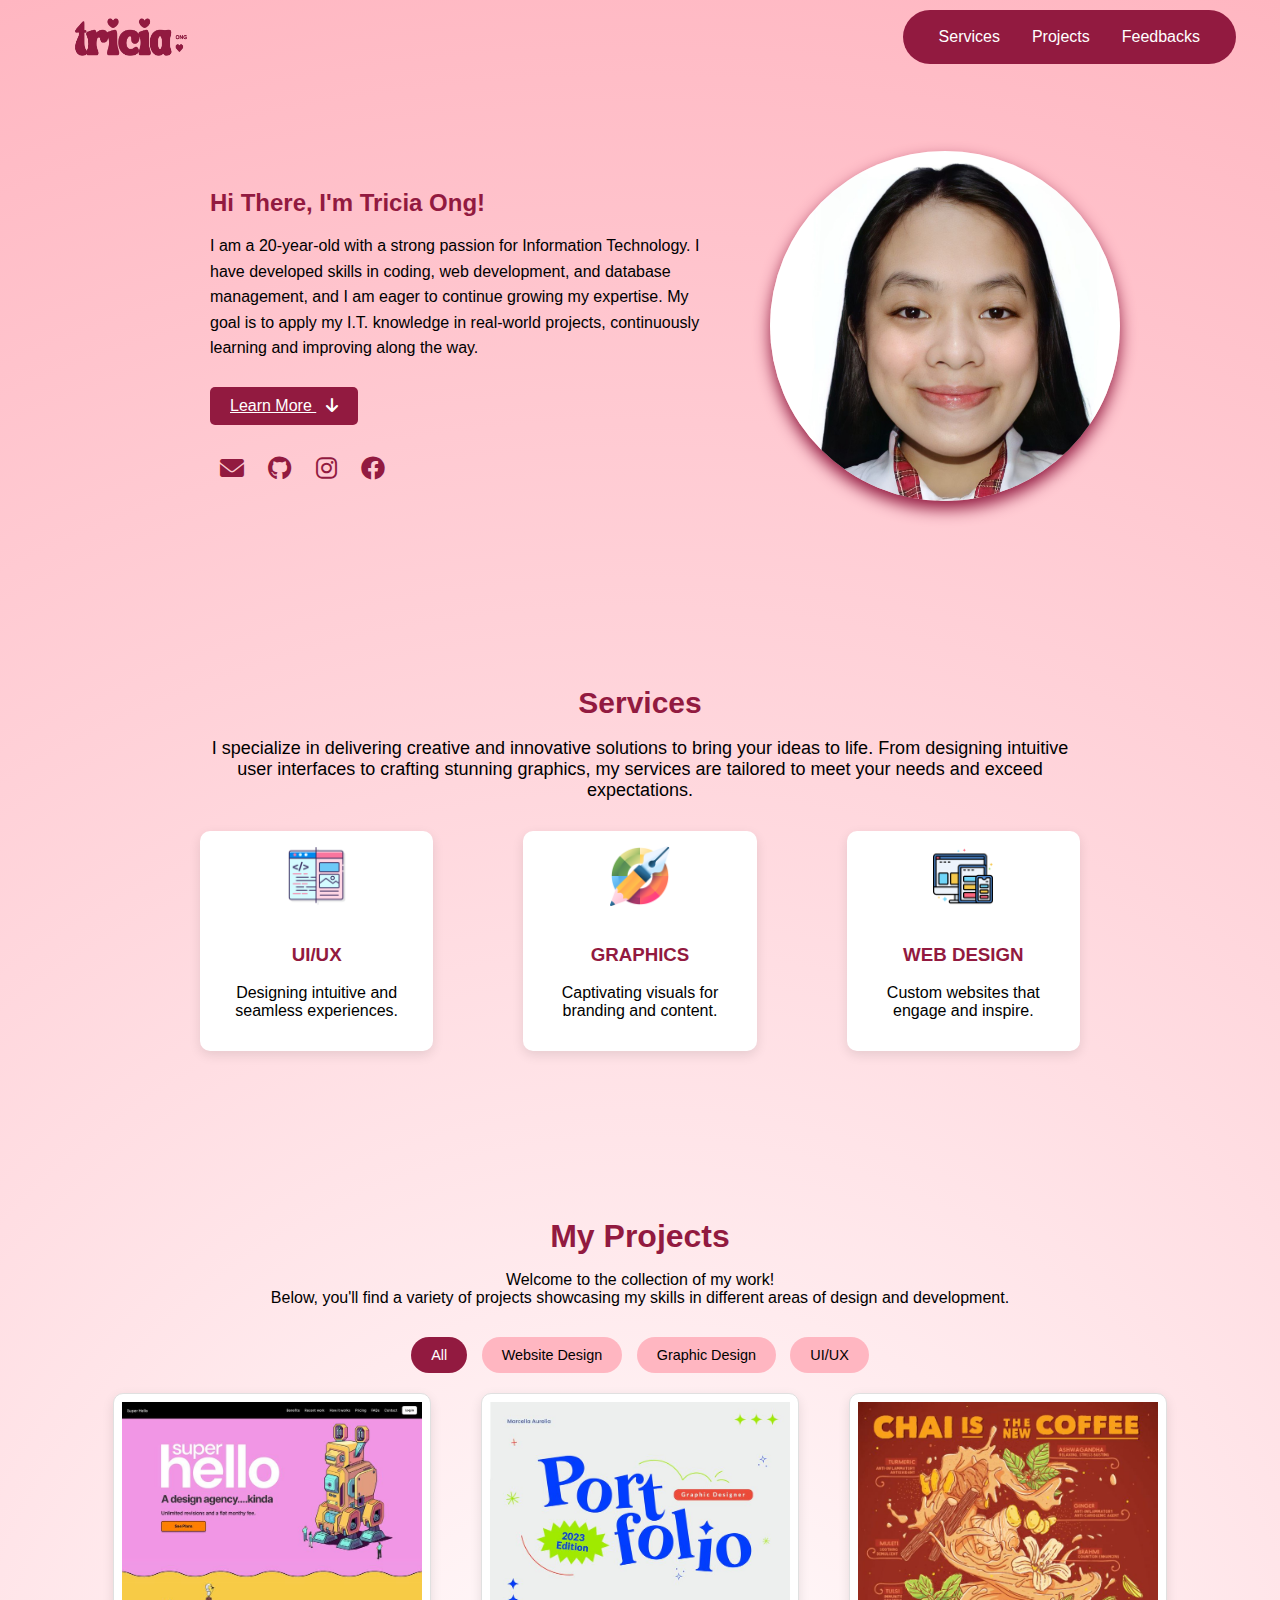
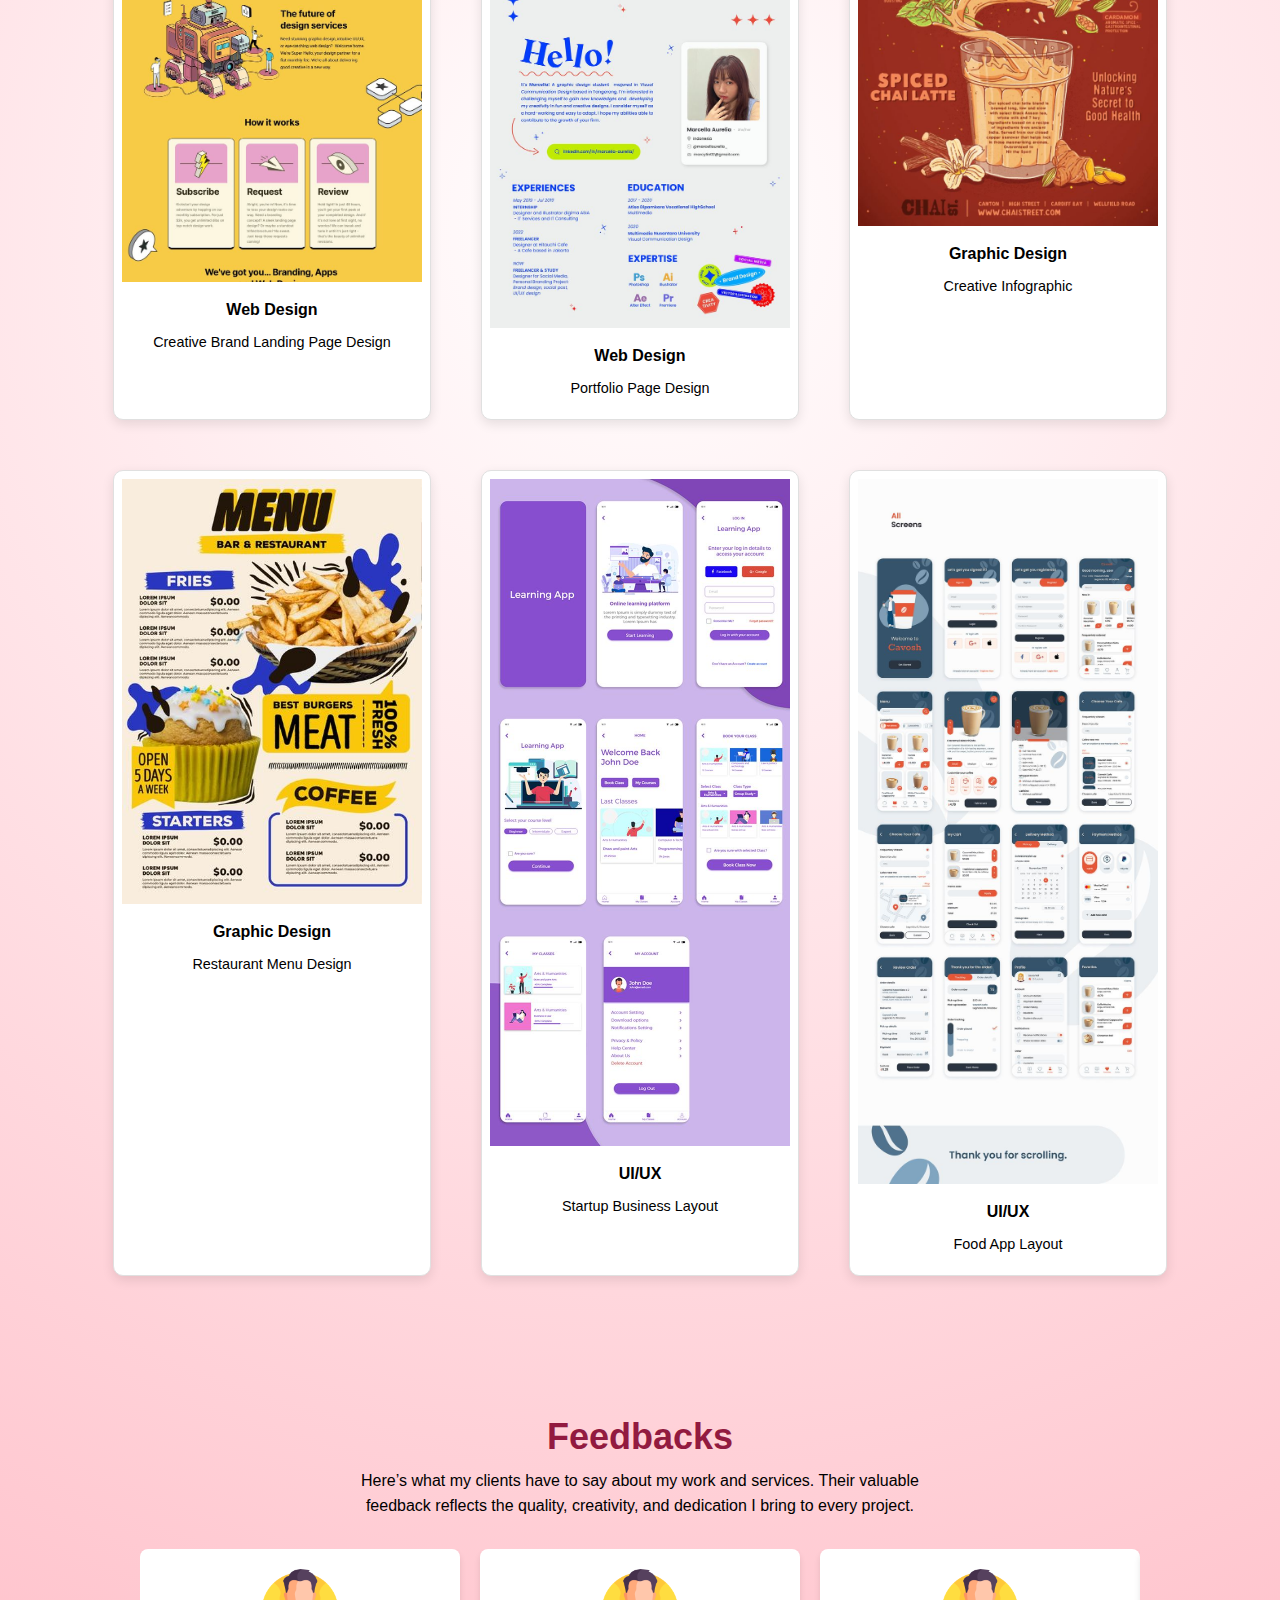
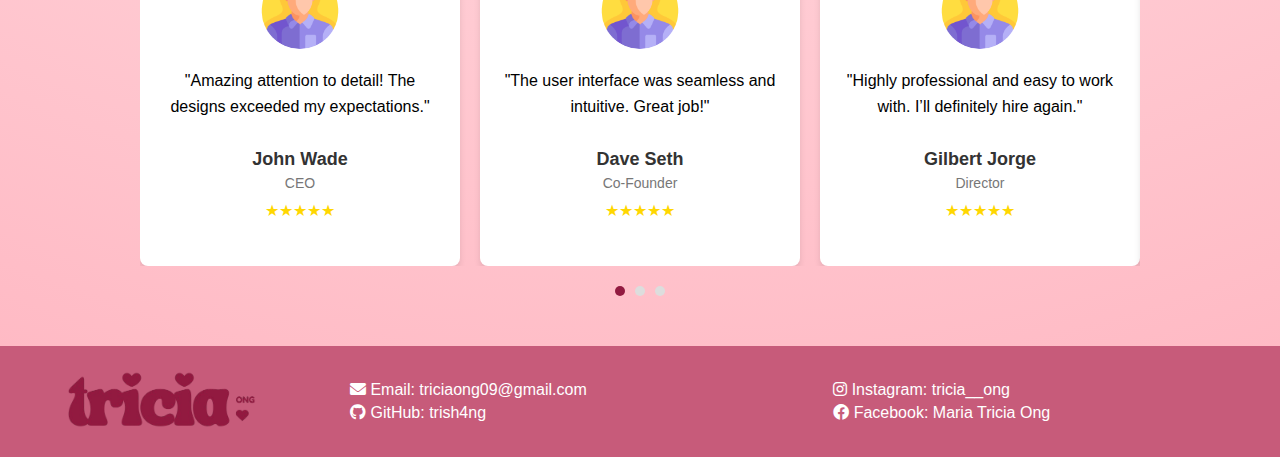
<file: html/index.html>
<!DOCTYPE html>
<html lang="en">
<head>
    <meta charset="UTF-8">
    <meta name="viewport" content="width=device-width, initial-scale=1.0">
    <link rel="stylesheet" href="/css/index.css">
    <link rel="icon" type="image/x-icon" href="/images/icon.png">
    <link rel="stylesheet" href="https://cdnjs.cloudflare.com/ajax/libs/font-awesome/6.0.0-beta3/css/all.min.css">
    <title>Portfolio</title>
</head>
<body>
    <!-- Navbar -->
    <div class="container1">
        <div class="navbar">
            <img src="/images/logo3.png" class="logo" alt="Logo">
            <ul>
                <li><a href="#services1">Services</a></li>
                <li><a href="#projects">Projects</a></li>
                <li><a href="#feedbacks">Feedbacks</a></li>
            </ul>
        </div>
    </div>

    <!-- First Section: Hi There, I'm Tricia Ong -->
    <div class="flex-container">
        <!-- Left container: Heading and Paragraph -->
        <div class="container2">
            <h1>Hi There, I'm Tricia Ong!</h1>
            <p>I am a 20-year-old with a strong passion for Information Technology. I have developed skills in coding, web development, and database management, and I am eager to continue growing my expertise. My goal is to apply my I.T. knowledge in real-world projects, continuously learning and improving along the way.</p>
            <button type="button"><a href="#services1">
                Learn More <i class="fas fa-arrow-down"></i></a>
            </button>
            <div class="social-media">
                <a href="mailto:triciaong09@gmail.com"><i class="fas fa-envelope"></i></a>
                <a href="https://bit.ly/3ST3BWnhttps://github.com/trish4ng/BSIT3D_Ong"><i class="fa-brands fa-github"></i></a>
                <a href="https://www.instagram.com/tricia__ong/" target="_blank"><i class="fab fa-instagram"></i></a>
                <a href="https://www.facebook.com/MariaTriciaOng/" target="_blank"><i class="fab fa-facebook"></i></a>
            </div>
        </div>
        <!-- Right container: Image -->
        <div class="container3">
            <img src="/images/shang1.jpg" class="profile-pic" alt="Profile Picture">
        </div>
    </div>

    <!-- Section: Services -->
<div class="services-section" id="services1">
    <h2>Services</h2>
    <p>I specialize in delivering creative and innovative solutions to bring your ideas to life. From designing intuitive user interfaces to crafting stunning graphics, my services are tailored to meet your needs and exceed expectations.</p>
    <div class="services-div">
        <div class="service-card">
            <img src="/images/programming.png" alt="UI/UX">
            <h3>UI/UX</h3>
            <p>Designing intuitive and seamless experiences.</p>
        </div>
        <div class="service-card">
            <img src="/images/graphic-designer.png" alt="Graphics">
            <h3>GRAPHICS</h3>
            <p>Captivating visuals for branding and content.</p>
        </div>
        <div class="service-card">
            <img src="/images/responsive-design.png" alt="Web Design">
            <h3>WEB DESIGN</h3>
            <p>Custom websites that engage and inspire.</p>
        </div>
    </div>
</div>

<section id="projects" class="projects-section">
    <div class="container">
      <h2 class="section-title">My Projects</h2>
      <p class="section-description">
        Welcome to the collection of my work!<br>Below, you'll find a variety of projects showcasing my skills in different areas of design and development.
      </p>
      <div class="filter-buttons">
        <button class="filter-btn active" data-filter="all">All</button>
        <button class="filter-btn" data-filter="website-design">Website Design</button>
        <button class="filter-btn" data-filter="graphic-design">Graphic Design</button>
        <button class="filter-btn" data-filter="uiux">UI/UX</button>
      </div>
      <div class="projects-grid">
        <!-- Project 1 -->
        <div class="project-card website-design">
          <img src="/images/web2.jpg" alt="Creative Brand Landing Page Design">
          <h3>Web Design</h3>
          <p>Creative Brand Landing Page Design</p>
        </div>
        <!-- Project 2 -->
        <div class="project-card website-design">
          <img src="/images/web3.jpg" alt="Portfolio Page Design">
          <h3>Web Design</h3>
          <p>Portfolio Page Design</p>
        </div>
        <!-- Project 3 -->
        <div class="project-card graphic-design">
            <img src="/images/graphic2.jpg" alt="Creative Infographic">
            <h3>Graphic Design</h3>
            <p>Creative Infographic</p>
        </div>
        <!-- Project 4 -->
        <div class="project-card graphic-design">
            <img src="/images/graphic3.jpg" alt="Restaurant Menu Design">
            <h3>Graphic Design</h3>
            <p>Restaurant Menu Design</p>
        </div>
        <!-- Project 5 -->
        <div class="project-card uiux">
            <img src="/images/ui3.jpg" alt="Startup Business Layout">
            <h3>UI/UX</h3>
            <p>Startup Business Layout</p>
        </div>
        <!-- Project 6 -->
        <div class="project-card uiux">
            <img src="/images/ui4.jpg" alt="Food App Layout">
            <h3>UI/UX</h3>
            <p>Food App Layout</p>
        </div>
    </div>
  </section>
  

<div class="feedback-section" id="feedbacks">
    <h2>Feedbacks</h2>
    <p>Here’s what my clients have to say about my work and services. Their valuable feedback reflects the quality, creativity, and dedication I bring to every project.</p>
    
    <div class="slider-container">
        <div class="slider">
            <!-- First Slide -->
            <div class="feedback-slide">
                <div class="feedback-card">
                    <img src="/images/man.png" alt="John Wade">
                    <p>"Amazing attention to detail! The designs exceeded my expectations."</p>
                    <h4>John Wade</h4>
                    <span>CEO</span>
                    <div class="stars">★★★★★</div>
                </div>
                <div class="feedback-card">
                    <img src="/images/man.png" alt="Dave Seth">
                    <p>"The user interface was seamless and intuitive. Great job!"</p>
                    <h4>Dave Seth</h4>
                    <span>Co-Founder</span>
                    <div class="stars">★★★★★</div>
                </div>
                <div class="feedback-card">
                    <img src="/images/man.png" alt="Gilbert Jorge">
                    <p>"Highly professional and easy to work with. I’ll definitely hire again."</p>
                    <h4>Gilbert Jorge</h4>
                    <span>Director</span>
                    <div class="stars">★★★★★</div>
                </div>
            </div>

            <!-- Second Slide -->
            <div class="feedback-slide">
                <div class="feedback-card">
                    <img src="/images/woman.png" alt="Alice Doe">
                    <p>"The website looks fantastic and performs flawlessly on all devices!"</p>
                    <h4>Alice Doe</h4>
                    <span>Manager</span>
                    <div class="stars">★★★★★</div>
                </div>
                <div class="feedback-card">
                    <img src="/images/man.png" alt="Evan Smith">
                    <p>"The communication throughout the project was outstanding. Loved the results!"</p>
                    <h4>Evan Smith</h4>
                    <span>Engineer</span>
                    <div class="stars">★★★★★</div>
                </div>
                <div class="feedback-card">
                    <img src="/images/woman.png" alt="Sophia Lee">
                    <p>"Delivered the project on time and with exceptional quality. Highly recommended."</p>
                    <h4>Sophia Lee</h4>
                    <span>Designer</span>
                    <div class="stars">★★★★★</div>
                </div>
            </div>

            <!-- Third Slide -->
            <div class="feedback-slide">
                <div class="feedback-card">
                    <img src="/images/man.png" alt="Jack Brown">
                    <p>"The logo design was exactly what I envisioned, simple yet powerful."</p>
                    <h4>Jack Brown</h4>
                    <span>Entrepreneur</span>
                    <div class="stars">★★★★★</div>
                </div>
                <div class="feedback-card">
                    <img src="/images/woman.png" alt="Maria Wilson">
                    <p>"Your work has elevated my business. Thank you for your dedication!"</p>
                    <h4>Maria Wilson</h4>
                    <span>Consultant</span>
                    <div class="stars">★★★★★</div>
                </div>
                <div class="feedback-card">
                    <img src="/images/man.png" alt="Kevin White">
                    <p>"You brought my ideas to life better than I could have imagined. Incredible work!"</p>
                    <h4>Kevin White</h4>
                    <span>Architect</span>
                    <div class="stars">★★★★★</div>
                </div>
            </div>
        </div>
    </div>

    <div class="dots">
        <span class="dot active" data-slide="0"></span>
        <span class="dot" data-slide="1"></span>
        <span class="dot" data-slide="2"></span>
    </div>
</div>

<!-- Footer Section -->
<footer class="footer">
    <div class="footer-logo">
        <img src="/images/logo3.png" alt="Logo">
    </div>
    <div class="footer-links">
        <div class="footer-column">
            <!-- Center column -->
            <a href="mailto:triciaong09@gmail.com"><i class="fa-solid fa-envelope"></i> Email: triciaong09@gmail.com</a>
            <a href="https://bit.ly/3ST3BWnhttps://github.com/trish4ng/BSIT3D_Ong" target="_blank"><i class="fa-brands fa-github"></i> GitHub: trish4ng</a>
        </div>
        <div class="footer-column">
            <!-- Right column -->
            <a href="https://www.instagram.com/tricia__ong/" target="_blank"><i class="fa-brands fa-instagram"></i> Instagram: tricia__ong</a>
            <a href="https://www.facebook.com/MariaTriciaOng/" target="_blank"><i class="fa-brands fa-facebook"></i> Facebook: Maria Tricia Ong</a>
        </div>
    </div>
</footer>


    <script src="/javascript/script.js"></script>
</body>
</html>
</file>
<file: css/index.css>
::-webkit-scrollbar {
    display: none;   
}

/* General body styling */
body {
    font-family: Arial, sans-serif;
    margin: 0;
    padding: 0;
    background-color: #FFCBCB;
    font-family: Verdana, Geneva, Tahoma, sans-serif;
    background-image: radial-gradient(circle, #ffffff, #ffb6c1);
    background-size: cover;
    background-repeat: no-repeat;
    background-color: center center;
    width: 100%;
    height: 100%;
}

html {
    scroll-behavior: smooth;
}


/* Navbar container */
.navbar {
    display: flex;
    justify-content: space-between;
    align-items: center;
    padding: 10px 20px;
    position: fixed;
    top: 0;
    left: 0;
    width: 100%;
    transition: background-color 0.3s ease;
    z-index: 1000;
}

.navbar.scrolled {
    background-color: #C75B7A;
}

/* Logo styling */
.logo {
    width: 120px; /* Adjust the size of your logo */
    height: 40px;
    margin-left: 50px;
}

/* Navbar links */
.navbar ul {
    display: flex;
    list-style: none;
    padding: 10px 20px; /* Padding for the entire box */
    background-color: #921A40; /* Background color for the box containing the links */
    border-radius: 30px; /* Rounded corners for the box */
    margin: 0;
    margin-right: 5%;
}

.navbar ul li {
    margin: 0;
}

.navbar ul li a {
    display: block; /* Makes the link take up the full space */
    color: white;
    text-decoration: none;
    padding: 8px 16px;
    transition: background-color 0.3s;
    border-radius: 20px;
}

.navbar ul li a:hover {
    background-color: #DA7297;
}

/* Flexbox container for both sections */
.flex-container {
    display: flex;
    justify-content: center; /* Align items from the left */
    align-items: center; /* Vertically center content */
    padding: 1px;
    max-width: 1200px; /* Control the overall width of the layout */
    margin-top: 150px; /* Center the flex container horizontally */
    margin-bottom: 50px;
    margin-left: auto;
    margin-right: auto;
    gap: 10px; /* Reduce space between the text and image containers */
}

/* Left side: Heading and paragraph container */
.container2 {
    width: 500px; /* Fixed width */
    height: auto; /* Adjust height automatically based on content */
    text-align: left;
    padding-right: 10px; /* Less space between text and image */
    padding: 0; /* Remove padding to bring it closer */
    box-sizing: border-box; /* Ensures padding doesn't increase width/height */
}

.container2 h1 {
    font-size: 24px;
    font-weight: bold;
    margin-bottom: 15px;
    color: #921A40;
}

.container2 p {
    font-size: 16px;
    line-height: 1.6;
}

/* Button styling */
button {
    padding: 10px 20px;
    background-color: #921A40;
    color: white;
    border: none;
    border-radius: 5px;
    font-size: 16px;
    cursor: pointer;
    display: inline-flex;
    align-items: center;
    margin-bottom: 20px; /* Space below button */
    margin-top: 10px;
}

button a {
    color: white;
}

button i {
    margin-left: 10px;
    color: white;
}

button:hover {
    background-color: #DA7297;
}

/* Social media icons styling */
.social-media {
    margin-top: 10px;
}

.social-media a {
    margin: 0 10px;
    font-size: 24px;
    color: #921A40;
    text-decoration: none;
}

.social-media a:hover {
    color: #DA7297;
}

/* Right side: Image container */
.container3 {
    width: 350px; /* Adjust the width for the image container */
    height: auto; /* Adjust height automatically */
    text-align: center; /* Center the image horizontally */
    padding: 0; /* Remove padding to bring it closer */
    box-sizing: border-box; /* Ensures padding doesn't increase width/height */
}

.container3 img {
    width: 350px; /* Larger width */
    height: 350px; /* Larger height */
    border-radius: 50%; /* Fully round image */
    box-shadow: 0 8px 16px #921A40; /* Add a shadow */
    margin-left: 50px;
}

/* Services Section */
.services-section {
    padding: 80px 200px;
    text-align: center;
}

#services1 {
    margin-top: 80px;
}

.services-section h2 {
    font-size: 30px;
    margin-bottom: 10px;
    margin-top: 20px;
    color: #921A40;
}

.services-section p {
    font-size: 18px;
}

.services-div {
    display: grid;
    grid-template-columns: repeat(auto-fit, minmax(200px, 1fr));
    gap: 90px;
    margin-top: 30px;
}

.service-card {
    background: #fff;
    padding: 15px;
    margin: 0;
    border-radius: 10px;
    box-shadow: 0px 4px 12px rgba(0, 0, 0, 0.1);
    text-align: center;
    transition: transform 0.3s ease, box-shadow 0.3s ease;
}

.service-card img {
    max-width: 60px;
    margin-bottom: 15px;
}

.service-card h3 {
    color: #921A40;
}

.service-card p {
    font-size: 16px;
    color: black;
}

/* Hover Effect */
.service-card:hover {
    transform: scale(1.1);
    box-shadow: 0px 8px 16px rgba(0, 0, 0, 0.2);
}

.feedback-section {
    text-align: center;
    padding: 50px 20px;
    background-color: transparent; /* Make the background transparent */
    background-size: cover; /* Ensures the image covers the entire section */
    background-repeat: no-repeat; /* Prevents repeating the background image */
    background-position: center center; /* Centers the background image */
    padding: 50px 0; /* Adds some space around the content */
}

.feedback-section h2 {
    font-size: 36px;
    font-weight: bold;
    color: #921A40;
    margin-bottom: 10px;
}

.feedback-section p {
    color: black;
    max-width: 600px;
    margin: 0 auto 30px;
    line-height: 1.6;
}

.slider-container {
    overflow: hidden;
    position: relative;
    max-width: 1000px;
    margin: 0 auto;
}

.slider {
    display: flex;
    transition: transform 0.5s ease-in-out;
}

.feedback-slide {
    display: flex;
    gap: 20px;
    flex-shrink: 0;
    width: 100%;
    justify-content: space-between;
}

.feedback-card {
    flex: 1;
    background-color: #fff;
    padding: 20px;
    border-radius: 8px;
    box-shadow: 0 4px 6px rgba(0, 0, 0, 0.1);
    text-align: center;
}

.feedback-card img {
    border-radius: 50%;
    margin-bottom: 15px;
    width: 80px;
    height: 80px;
}

.feedback-card h4 {
    margin: 10px 0 5px;
    color: #333;
    font-size: 18px;
}

.feedback-card span {
    color: #777;
    font-size: 14px;
    display: block;
    margin-bottom: 10px;
}

.stars {
    color: #FFD700;
    font-size: 16px;
}

.dots {
    margin-top: 20px;
    display: flex;
    justify-content: center;
    gap: 10px;
}

.dot {
    width: 10px;
    height: 10px;
    background-color: #ddd;
    border-radius: 50%;
    cursor: pointer;
}

.dot.active {
    background-color: #921A40;
}

.projects-section {
    padding: 60px 20px;
    text-align: center;
    background-color: transparent; /* Make the background transparent */
  }
  
  .section-title {
    font-size: 2rem;
    font-weight: bold;
    margin-bottom: 10px;
    color: #921A40;
  }
  
  .section-description {
    font-size: 1rem;
    color: black;
    margin-bottom: 30px;
  }
  
  .filter-buttons {
    margin-bottom: 20px;
  }
  
  .filter-btn {
    padding: 10px 20px;
    border: none;
    border-radius: 25px;
    margin: 0 5px;
    cursor: pointer;
    font-size: 0.9rem;
    color: black;
    background-color: #ffb6c1;
  }
  
  .filter-btn.active,
  .filter-btn:hover {
    background-color: #921A40;
    color: #fff;
  }
  
  .projects-grid {
    display: flex;
    flex-wrap: wrap;
    justify-content: center;
    gap: 50px;
  }
  
  .project-card {
    width: 300px;
    text-align: left;
    border: 1px solid #e0e0e0;
    border-radius: 10px;
    overflow: hidden;
    background-color: #fff;
    transition: transform 0.3s ease, box-shadow 0.3s ease;
    padding: 8px;
    margin: 0;
    box-shadow: 0px 4px 12px rgba(0, 0, 0, 0.1);
}

.project-card:hover {
    transform: scale(1.05); /* Reduced scaling */
    box-shadow: 0px 6px 14px rgba(0, 0, 0, 0.15); /* Adjusted shadow */
}
  
  .project-card img {
    width: 100%;
    height: auto;
  }
  
  .project-card h3 {
    font-size: 1rem;
    color: black;
    margin: 15px;
    text-align: center;
  }
  
  .project-card p {
    font-size: 0.9rem;
    color: black;
    margin: 0 15px 15px;
    text-align: center;
  }  

/* Footer Section */
.footer {
    background-color: #C75B7A;
    color: #fff;
    display: flex; /* Use flexbox for alignment */
    justify-content: space-between; /* Distribute content */
    align-items: center; /* Center vertically */
    padding: 20px 50px; /* Add padding */
    flex-wrap: wrap; /* Allow wrapping for responsiveness */
    text-align: left;
}

.footer-logo img {
    width: 200px; /* Adjust the size of the logo */
    height: auto; /* Maintain aspect ratio */
    margin: 0 10px;
}

.footer-links {
    flex: 1; /* Let links take available space */
    display: flex;
    justify-content: space-between;
    align-items: flex-start;
    flex-wrap: wrap; /* Allow links to wrap if needed */
}

.footer-column {
    flex: 0 1 33%; /* Ensure three equal columns */
    margin: 10px 80px; /* Add space between columns */
}

.footer-column a {
    color: #fff;
    text-decoration: none;
    margin: 5px 0;
    font-size: 16px;
    display: block; /* Make each link occupy a new line */
}

.footer-column a:hover {
    text-decoration: underline;
    color: #FFCBCB;
}
</file>
